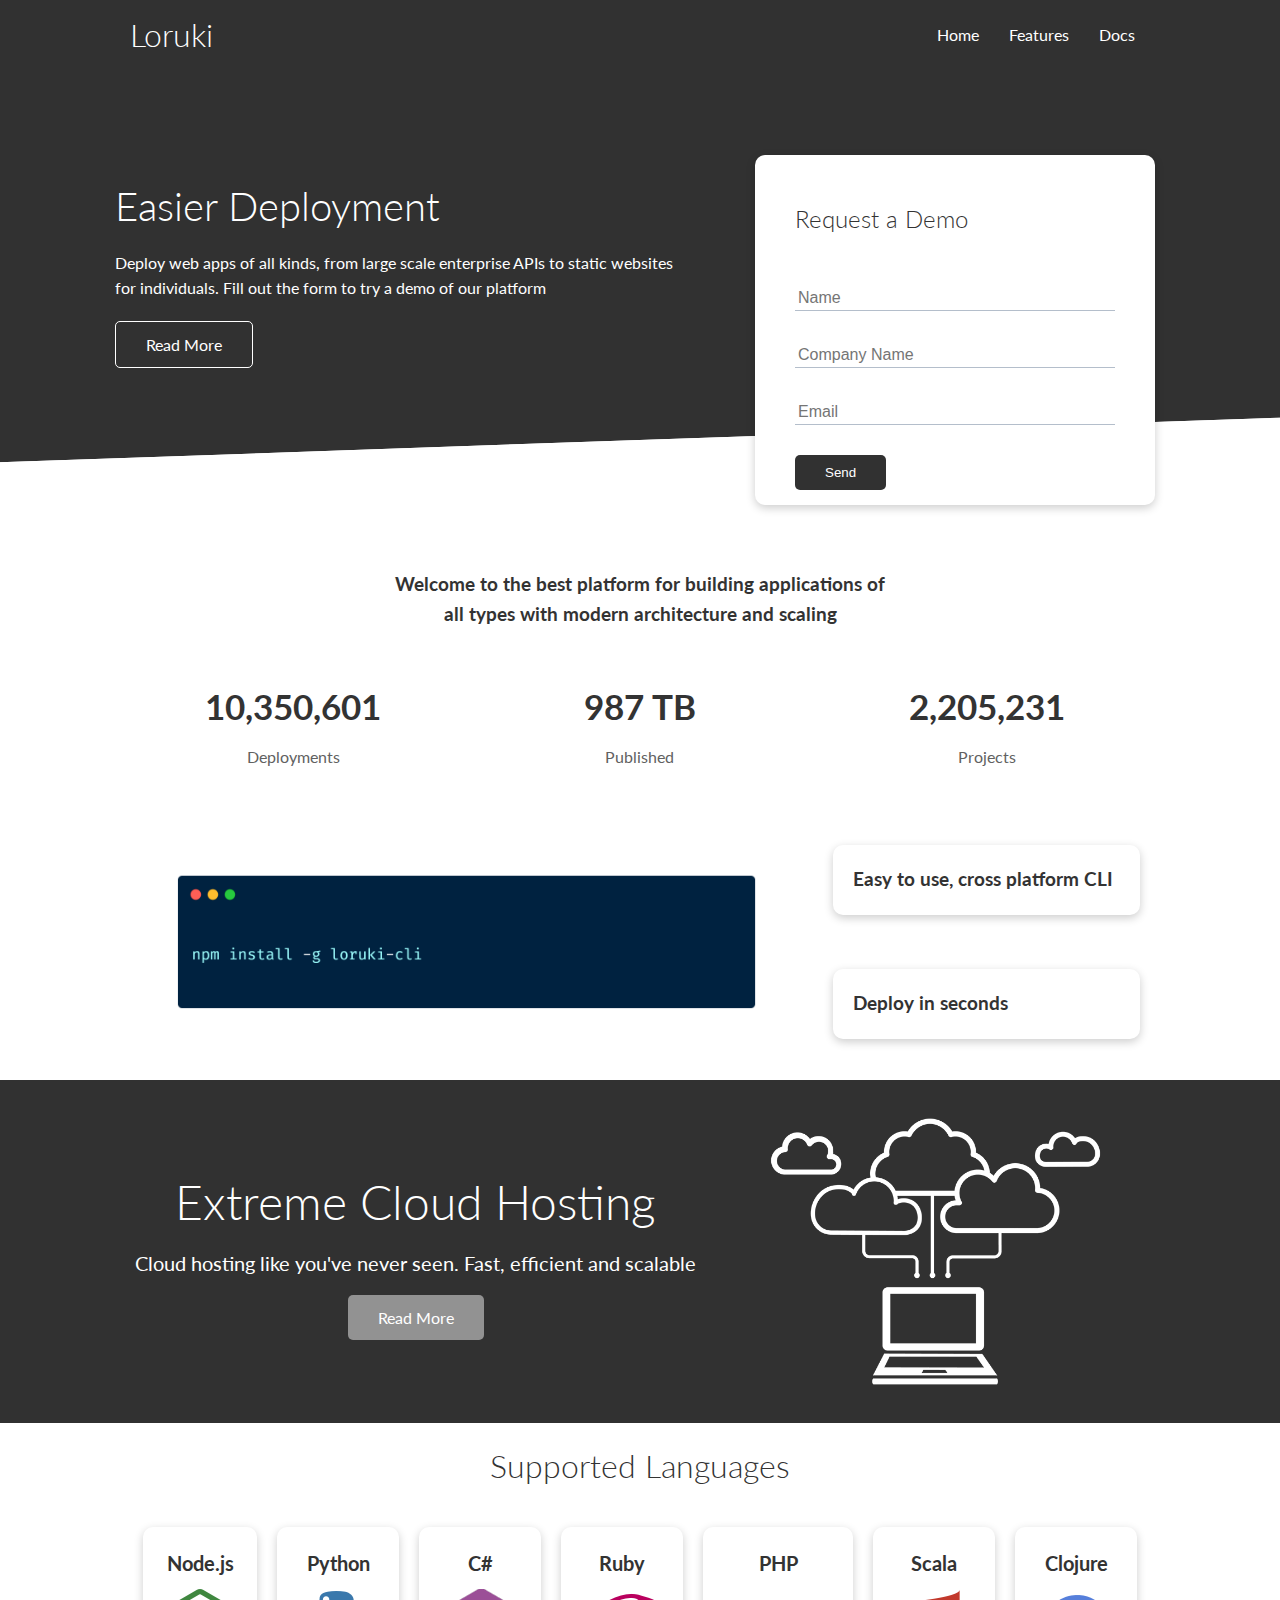
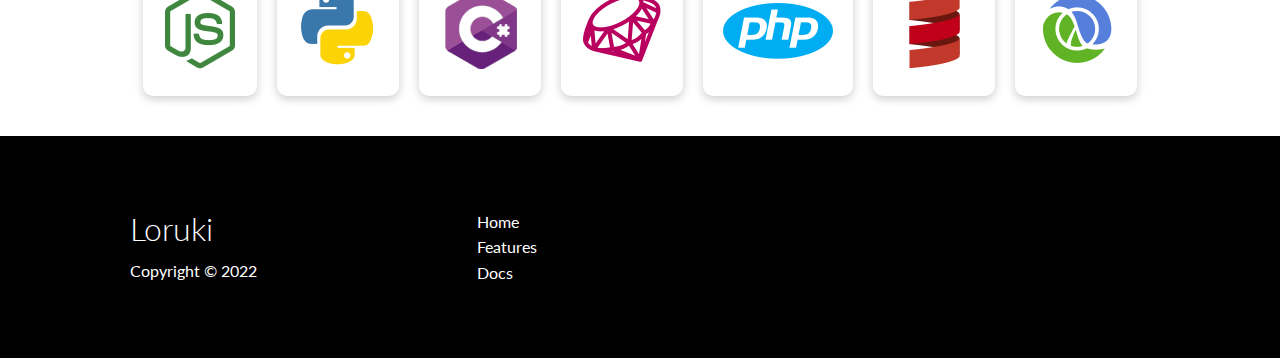
<file: index.html>
<!DOCTYPE html>
<html lang="en">
<head>
    <meta charset="UTF-8">
    <meta http-equiv="X-UA-Compatible" content="IE=edge">
    <meta name="viewport" content="width=device-width, initial-scale=1.0">
    <link rel="stylesheet" href="https://cdnjs.cloudflare.com/ajax/libs/font-awesome/6.1.1/css/all.min.css" integrity="sha512-KfkfwYDsLkIlwQp6LFnl8zNdLGxu9YAA1QvwINks4PhcElQSvqcyVLLD9aMhXd13uQjoXtEKNosOWaZqXgel0g==" crossorigin="anonymous" referrerpolicy="no-referrer" />
    <link rel="stylesheet" href="css/utilities.css">
    <link rel="stylesheet" href="css/style.css">
    
    <title>Loruki - Cloud Hosting For Everyone</title>
</head>
<body>
    <!-- Navbar -->
    <div class="navbar">
        <div class="container flex">
            <h1 class="logo">Loruki</h1>
            <nav>
                <ul>
                    <li><a href="index.html">Home</a></li>
                    <li><a href="features.html">Features</a></li>
                    <li><a href="docs.html">Docs</a></li>
                </ul>
            </nav>
        </div>
    </div>
    
    <!-- Showcase -->
    <section class="showcase">
        <div class="container grid">
            <div class="showcase-text">
                <h1>Easier Deployment</h1>
                <p>
                    Deploy web apps of all kinds, from large scale enterprise APIs to static websites for individuals. Fill out the form to try a demo of our platform
                </p>
                <a href="features.html" class="btn btn-outline">
                    Read More
                </a>
            </div>

            <div class="showcase-form card">
                <h2>Request a Demo</h2>
                <form name="contact" method="POST" netlify-honeypot="bot-field" data-netlify="true">
                    <input type="hidden" name="form-name" value="contact">

                    <p class="hidden">
                        <label>Don't fill this out if you're human: <input name="bot-field"/></label>
                    </p>

                    <div class="form-control">
                        <input type="text" name="name" placeholder="Name" required> 
                    </div>

                    <div class="form-control">
                        <input type="text" name="company" placeholder="Company Name" required>
                    </div>

                    <div class="form-control">
                        <input type="email" name="email" placeholder="Email" required>
                    </div>

                    <input type="submit" value="Send" class="btn btn-primary">
                </form>
            </div>

        </div>
    </section>

    <!-- Stats -->
    <section class="stats">
        <div class="container">
            <h3 class="stats-heading text-center my-1">
                Welcome to the best platform for building applications of all types with modern architecture and scaling
            </h3>

            <div class="grid grid-3 text-center my-4">
                <div>
                    <i class="fas fa-server fa-3x"></i>
                    <h3>10,350,601</h3>
                    <p class="text-secondary">Deployments</p>
                </div>

                <div>
                    <i class="fas fa-upload fa-3x"></i>
                    <h3>987 TB</h3>
                    <p class="text-secondary">Published</p>
                </div>

                <div>
                    <i class="fas fa-project-diagram fa-3x"></i>
                    <h3>2,205,231</h3>
                    <p class="text-secondary">Projects</p>
                </div>
            </div>
        </div>
    </section>
    
    <!-- Cli -->
    <section class="cli">
        <div class="container grid">
            <img src="images/cli.png" alt="">
            <div class="card">
                <h3>Easy to use, cross platform CLI</h3>
            </div>

            <div class="card">
                <h3>Deploy in seconds</h3>
            </div>
        </div>
    </section>

    <!-- Cloud -->
    <section class="cloud bg-primary my-2 py-2">
        <div class="container grid">
            <div class="text-center">
                <h2 class="lg">Extreme Cloud Hosting</h2>

                <p class="lead my-1">Cloud hosting like you've never seen. Fast, efficient and scalable</p>

                <a href="features.html" class="btn btn-dark">Read More</a>

            </div>

            <img src="/images/cloud.png" alt="">
        </div>
    </section>

    <!-- Languages -->
    <section class="languages">
        <h2 class="md text-center my-2">
            Supported Languages
        </h2>

        <div class="container flex">
            <div class="card">
                <h4>Node.js</h4>
                <img src="/images/logos/node.png" alt="">
            </div>

            <div class="card">
                <h4>Python</h4>
                <img src="images/logos/python.png" alt="">
              </div>
              <div class="card">
                <h4>C#</h4>
                <img src="images/logos/csharp.png" alt="">
              </div>
              <div class="card">
                <h4>Ruby</h4>
                <img src="images/logos/ruby.png" alt="">
              </div>
              <div class="card">
                <h4>PHP</h4>
                <img src="images/logos/php.png" alt="">
              </div>
              <div class="card">
                <h4>Scala</h4>
                <img src="images/logos/scala.png" alt="">
              </div>
              <div class="card">
                <h4>Clojure</h4>
                <img src="images/logos/clojure.png" alt="">
              </div>
        </div>
    </section>

    <!-- Footer -->
    <footer class="footer bg-black py-5">
        <div class="container grid grid-3">
            <div>
                <h1>Loruki

                </h1>
                <p>Copyright &copy; 2022</p>
            </div>

            <nav>
                <ul>
                    <li><a href="index.html">Home</a></li>
                    <li><a href="features.html">Features</a></li>
                    <li><a href="docs.html">Docs</a></li>
                </ul>
            </nav>

            <div class="social">
                <a href="#"><i class="fab fa-github fa-2x"></i></a>
                <a href="#"><i class="fab fa-facebook fa-2x"></i></a>
                <a href="#"><i class="fab fa-instagram fa-2x"></i></a>
                <a href="#"><i class="fab fa-twitter fa-2x"></i></a>
            </div>
        </div>
    </footer>

</body>
</html>
</file>
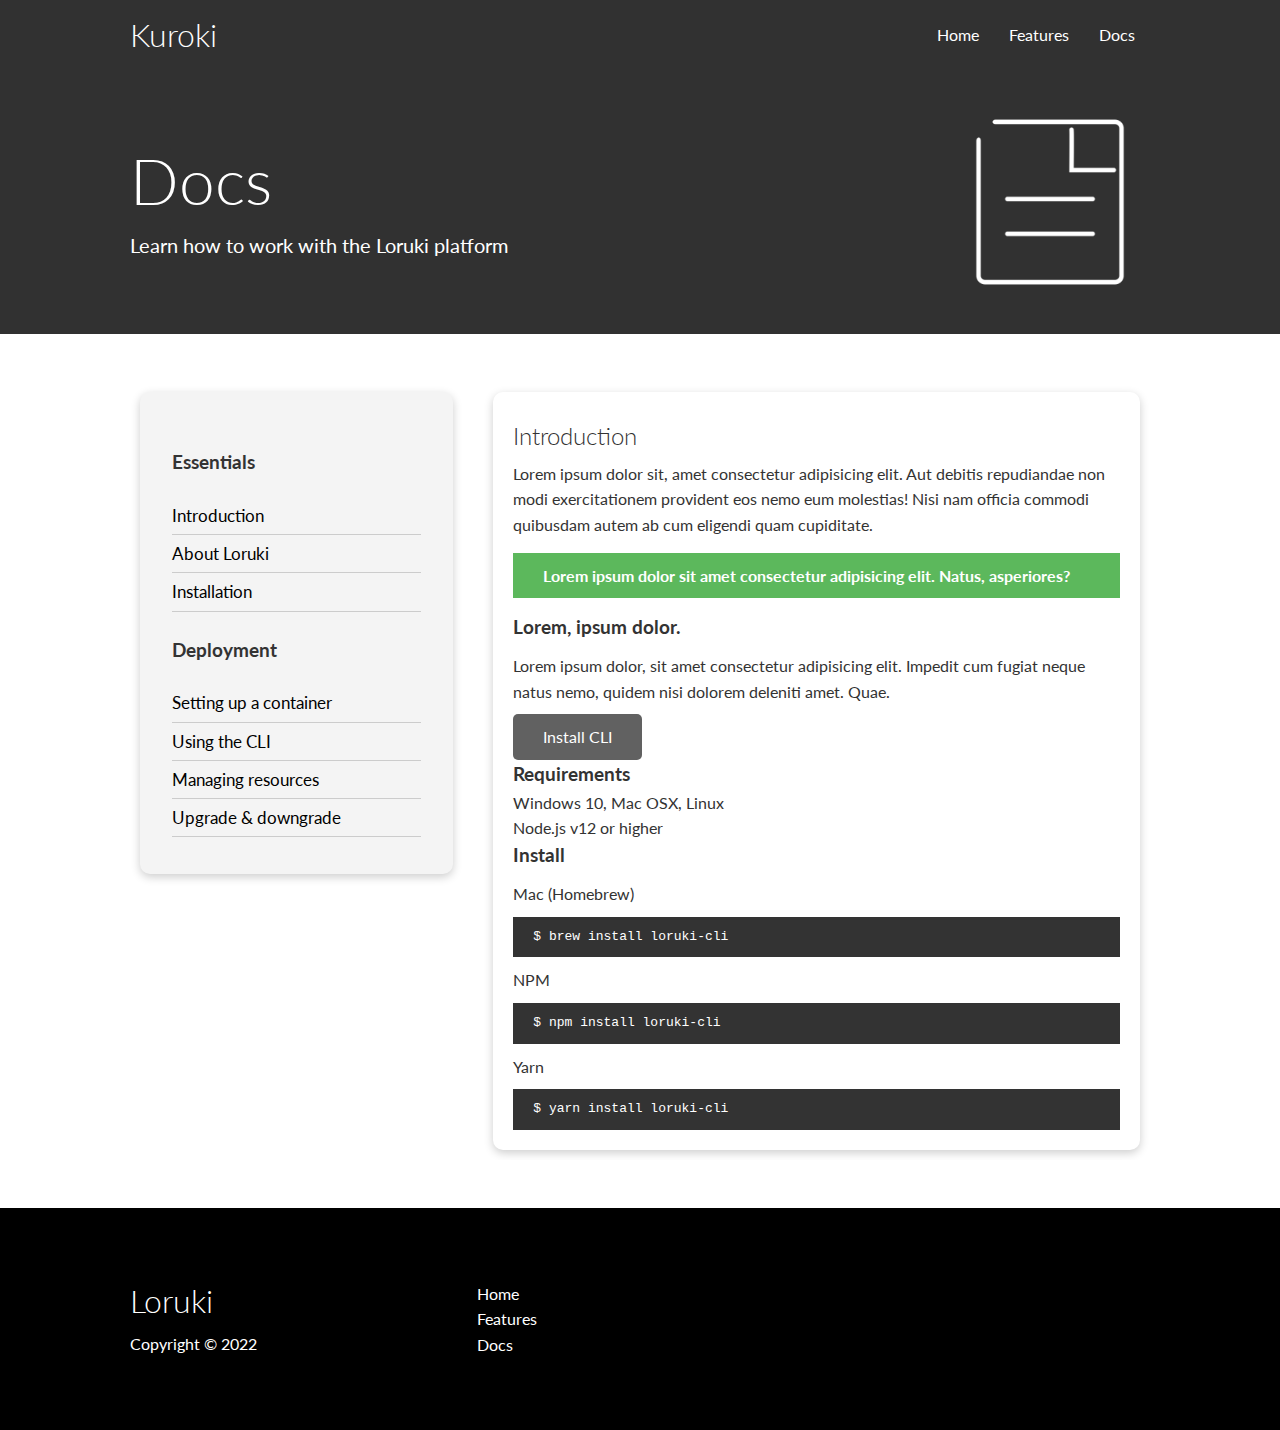
<file: docs.html>
<!DOCTYPE html>
<html lang="en">
<head>
    <meta charset="UTF-8">
    <meta http-equiv="X-UA-Compatible" content="IE=edge">
    <meta name="viewport" content="width=device-width, initial-scale=1.0">
    <link rel="stylesheet" href="https://cdnjs.cloudflare.com/ajax/libs/font-awesome/6.1.1/css/all.min.css" integrity="sha512-KfkfwYDsLkIlwQp6LFnl8zNdLGxu9YAA1QvwINks4PhcElQSvqcyVLLD9aMhXd13uQjoXtEKNosOWaZqXgel0g==" crossorigin="anonymous" referrerpolicy="no-referrer" />
    <link rel="stylesheet" href="css/utilities.css">
    <link rel="stylesheet" href="css/style.css">
    
    <title>Kuroki - Cloud Hosting For Everyone</title>
</head>
<body>
    <!-- Navbar -->
    <div class="navbar">
        <div class="container flex">
            <h1 class="logo">Kuroki</h1>
            <nav>
                <ul>
                    <li><a href="index.html">Home</a></li>
                    <li><a href="features.html">Features</a></li>
                    <li><a href="docs.html">Docs</a></li>
                </ul>
            </nav>
        </div>
    </div>
    
    <!-- Head -->
    <section class="docs-head bg-primary py-3">
        <div class="container grid">
            <div>
                <h1 class="xl">Docs</h1>
                <p class="lead">
                    Learn how to work with the Loruki platform
                </p>
            </div>

            <img src="/images/docs.png" alt="">
        </div>
    </section>

    <!-- Docs main -->
    <section class="docs-main my-4">
        <div class="container grid">
            <div class="card bg-grey p-3">
                <h3 class="my-2">Essentials</h3>

                <nav>
                    <ul>
                        <li><a class="text-primary" href="#">Introduction</a></li>
                        <li><a href="#">About Loruki</a></li>
                        <li><a href="#">Installation</a></li>
                    </ul>
                </nav>

                <h3 class="my-2">Deployment</h3>

                <nav>
                    <ul>
                        <li><a href="#">Setting up a container</a></li>
							<li><a href="#">Using the CLI</a></li>
							<li><a href="#">Managing resources</a></li>
							<li><a href="#">Upgrade & downgrade</a></li>
                    </ul>
                </nav>
            </div>

            <div class="card">
                <h2>Introduction</h2>
                <p>Lorem ipsum dolor sit, amet consectetur adipisicing elit. Aut debitis repudiandae non modi exercitationem provident eos nemo eum molestias! Nisi nam officia commodi quibusdam autem ab cum eligendi quam cupiditate.</p>

                <div class="alert alert-success">
                    <i class="fas fa-info"></i> Lorem ipsum dolor sit amet consectetur adipisicing elit. Natus, asperiores?
                </div>

                <h3>Lorem, ipsum dolor.</h3>
                <p>Lorem ipsum dolor, sit amet consectetur adipisicing elit. Impedit cum fugiat neque natus nemo, quidem nisi dolorem deleniti amet. Quae.</p>
                <a href="#" class="btn btn-secondary">Install CLI</a>

                <h3>Requirements</h3>

                <ul>
                    <li>Windows 10, Mac OSX, Linux</li>
                    <li>Node.js v12 or higher</li>
                </ul>

                <h3>Install</h3>
                <p>Mac (Homebrew)</p>

                <pre><code>$ brew install loruki-cli</code></pre>

                <p>NPM</p>

                <pre><code>$ npm install loruki-cli</code></pre>

                <p>Yarn</p>

                <pre><code>$ yarn install loruki-cli</code></pre>
            </div>
        </div>
    </section>
    

    <!-- Footer -->
    <footer class="footer bg-black py-5">
        <div class="container grid grid-3">
            <div>
                <h1>Loruki

                </h1>
                <p>Copyright &copy; 2022</p>
            </div>

            <nav>
                <ul>
                    <li><a href="index.html">Home</a></li>
                    <li><a href="features.html">Features</a></li>
                    <li><a href="docs.html">Docs</a></li>
                </ul>
            </nav>

            <div class="social">
                <a href="#"><i class="fab fa-github fa-2x"></i></a>
                <a href="#"><i class="fab fa-facebook fa-2x"></i></a>
                <a href="#"><i class="fab fa-instagram fa-2x"></i></a>
                <a href="#"><i class="fab fa-twitter fa-2x"></i></a>
            </div>
        </div>
    </footer>

</body>
</html>
</file>
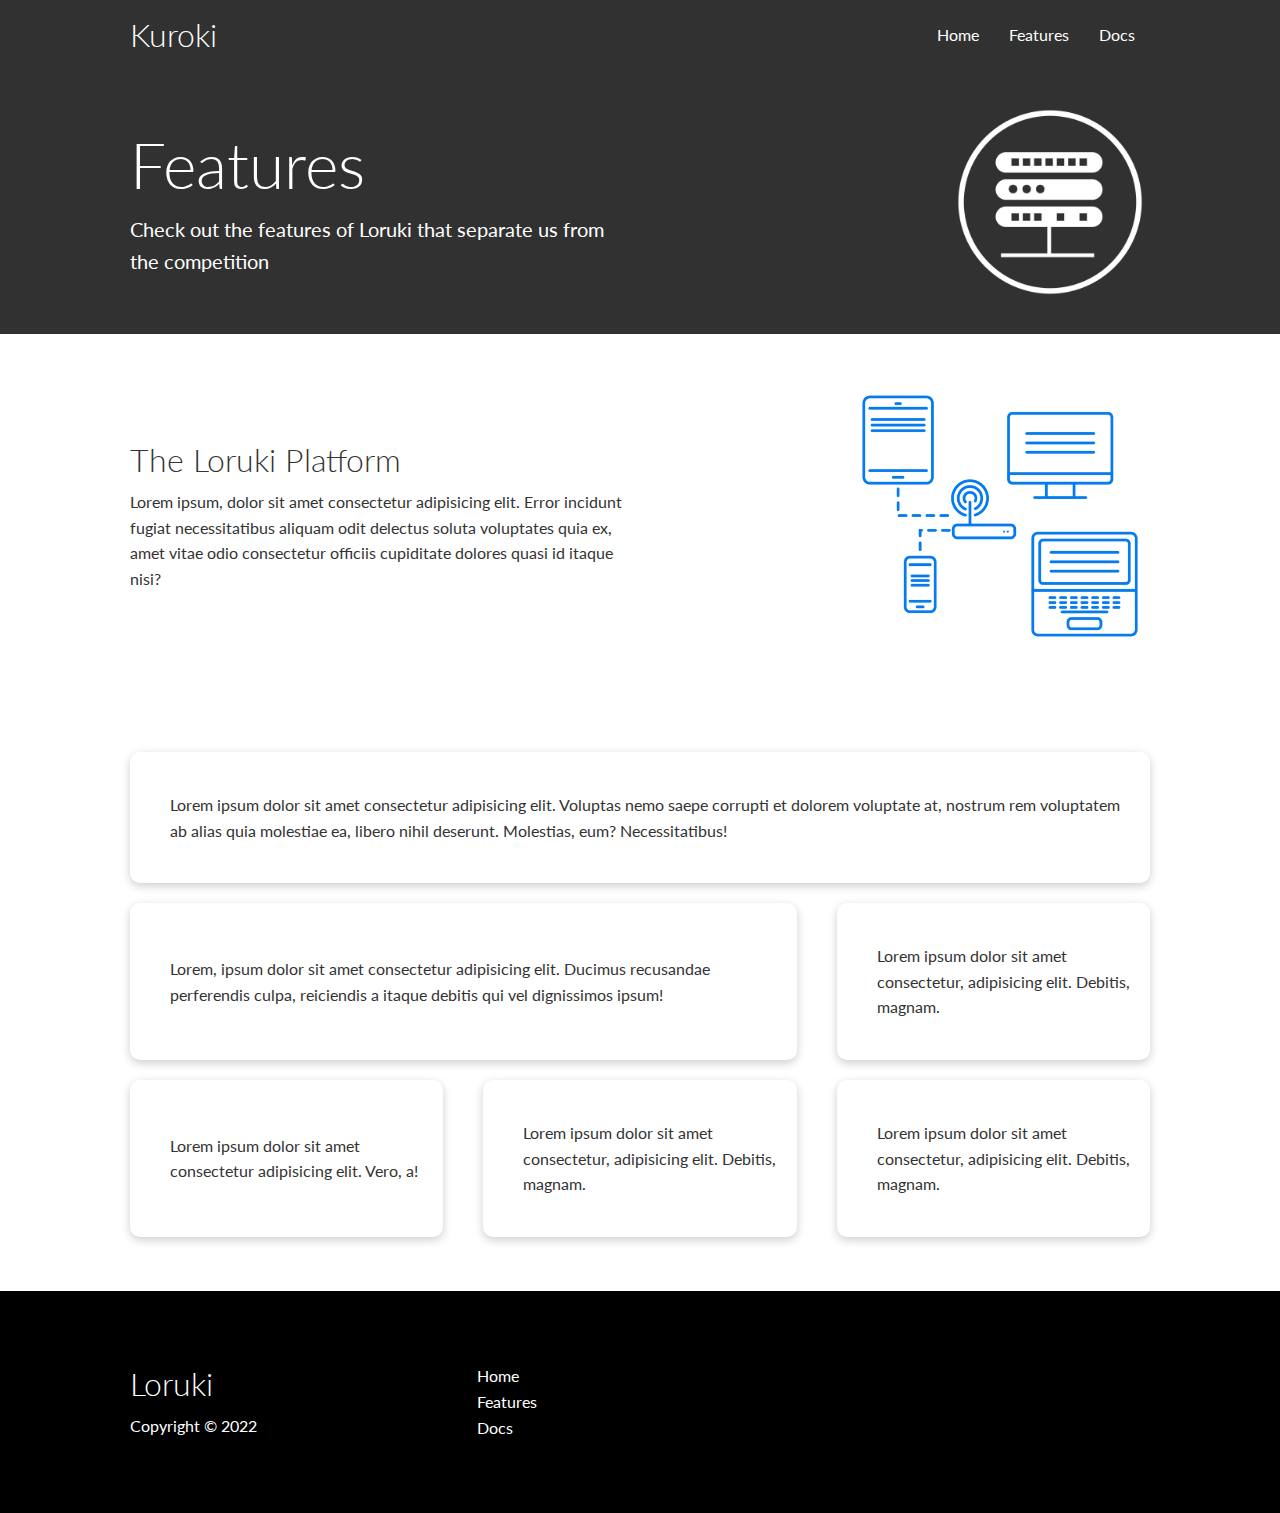
<file: features.html>
<!DOCTYPE html>
<html lang="en">
<head>
    <meta charset="UTF-8">
    <meta http-equiv="X-UA-Compatible" content="IE=edge">
    <meta name="viewport" content="width=device-width, initial-scale=1.0">
    <link rel="stylesheet" href="https://cdnjs.cloudflare.com/ajax/libs/font-awesome/6.1.1/css/all.min.css" integrity="sha512-KfkfwYDsLkIlwQp6LFnl8zNdLGxu9YAA1QvwINks4PhcElQSvqcyVLLD9aMhXd13uQjoXtEKNosOWaZqXgel0g==" crossorigin="anonymous" referrerpolicy="no-referrer" />
    <link rel="stylesheet" href="css/utilities.css">
    <link rel="stylesheet" href="css/style.css">
    
    <title>Kuroki - Cloud Hosting For Everyone</title>
</head>
<body>
    <!-- Navbar -->
    <div class="navbar">
        <div class="container flex">
            <h1 class="logo">Kuroki</h1>
            <nav>
                <ul>
                    <li><a href="index.html">Home</a></li>
                    <li><a href="features.html">Features</a></li>
                    <li><a href="docs.html">Docs</a></li>
                </ul>
            </nav>
        </div>
    </div>
    
    <!-- Head -->
    <section class="features-head bg-primary py-3">
        <div class="container grid">
            <div>
                <h1 class="xl">Features</h1>
                <p class="lead">
                    Check out the features of Loruki that separate us from the competition
                </p>
            </div>

            <img src="/images/server.png" alt="">
        </div>
    </section>

    <!-- Sub head -->
    <section class="features-sub-head bg-light py-3">
        <div class="container grid">
                <div>
                    <h1 class="md">The Loruki Platform</h1>
                    <p>
                        Lorem ipsum, dolor sit amet consectetur adipisicing elit. Error incidunt fugiat necessitatibus aliquam odit delectus soluta voluptates quia ex, amet vitae odio consectetur officiis cupiditate dolores quasi id itaque nisi?
                    </p>
                </div>
    
                <img src="/images/server2.png" alt="">
        </div>
    </section>


    <!-- Features main -->
    <section class="features-main my-2">
        <div class="container grid grid-3">
            <div class="card flex">
                <i class="fas fa-server fa-3x"></i>
                <p>Lorem ipsum dolor sit amet consectetur adipisicing elit. Voluptas nemo saepe corrupti et dolorem voluptate at, nostrum rem voluptatem ab alias quia molestiae ea, libero nihil deserunt. Molestias, eum? Necessitatibus!</p>
            </div>
            <div class="card flex">
                <i class="fas fa-network-wired fa-3x"></i>
                <p>
                    Lorem, ipsum dolor sit amet consectetur adipisicing elit. Ducimus
                    recusandae perferendis culpa, reiciendis a itaque debitis qui vel
                    dignissimos ipsum!
                </p>
            </div>
            <div class="card flex">
                <i class="fas fa-laptop-code fa-3x"></i>
                <p>
                    Lorem ipsum dolor sit amet consectetur, adipisicing elit. Debitis,
                    magnam.
                </p>
            </div>
            <div class="card flex">
                <i class="fas fa-database fa-3x"></i>
                <p>
                    Lorem ipsum dolor sit amet consectetur adipisicing elit. Vero, a!
                </p>
            </div>
            <div class="card flex">
                <i class="fas fa-power-off fa-3x"></i>
                <p>
                    Lorem ipsum dolor sit amet consectetur, adipisicing elit. Debitis,
                    magnam.
                </p>
            </div>
            <div class="card flex">
                <i class="fas fa-upload fa-3x"></i>
                <p>
                    Lorem ipsum dolor sit amet consectetur, adipisicing elit. Debitis,
                    magnam.
                </p>
            </div>
        </div>
    </section>


    <!-- Footer -->
    <footer class="footer bg-black py-5">
        <div class="container grid grid-3">
            <div>
                <h1>Loruki

                </h1>
                <p>Copyright &copy; 2022</p>
            </div>

            <nav>
                <ul>
                    <li><a href="index.html">Home</a></li>
                    <li><a href="features.html">Features</a></li>
                    <li><a href="docs.html">Docs</a></li>
                </ul>
            </nav>

            <div class="social">
                <a href="#"><i class="fab fa-github fa-2x"></i></a>
                <a href="#"><i class="fab fa-facebook fa-2x"></i></a>
                <a href="#"><i class="fab fa-instagram fa-2x"></i></a>
                <a href="#"><i class="fab fa-twitter fa-2x"></i></a>
            </div>
        </div>
    </footer>

</body>
</html>
</file>
<file: css/utilities.css>
/* Utilities */
.container {
    max-width: 1100px;
    margin: 0 auto;
    overflow: auto;
    padding: 0 40px;
}

.card {
    background-color: white;
    color: #333;
    border-radius: 10px;
    box-shadow: 0 3px 10px rgba(0, 0, 0, 0.2);
    padding: 20px;
    margin: 10px;
    
}

.btn {
    display: inline-block;
    padding: 10px 30px;
    cursor: pointer;
    background: var(--primary-color);
    color: white;
    border: none;
    border-radius: 5px;
}



.btn-outline {
    background-color: transparent;
    border: 1px white solid;
    border-radius: ;
}

.btn:hover {
    transform: scale(0.98);
}

/* BG primary */
.bg-primary, .btn-primary {
    background-color: var(--primary-color);
    color: white;
}

/* BG secondary */
.bg-secondary, .btn-secondary {
    background-color: var(--secondary-color);
    color: white;
}

.bg-dark, .btn-dark {
    background-color: var(--dark-color);
    color: white;
}

.bg-light, .btn-light {
    background-color: var(--light-color);
    color: #333;
}

.bg-black, .btn-black {
    background-color: var(--black-color);
    color: white;
}

.bg-primary a, .btn-primary a, .bg-secondary a, .btn-secondary a, .bg-dark a, .btn-dark a, .bg-light a, .btn-light a, .bg-black a, .btn-black a {
    color: white;
}

/* text fcolor */
.text-primary {
    color: var(--primary-color);
   
}

/* BG secondary */
.text-secondary {
    color: var(--secondary-color);
    
}

.text-dark {
    color: var(--dark-color);
    
}

.text-light {
    color: var(--light-color);
    
}
/* Text sizes */
.lead {
    font-size: 20px;
}

.sm {
    font-size: 1rem;
}

.md {
    font-size: 2rem;
}

.lg {
    font-size: 3rem;
}

.xl {
    font-size: 4rem;
}

.text-center {
    text-align: center;
}

/* Alert */
.alert {
    background-color: var(--light-color);
    padding: 10px 20px;
    font-weight: bold;
    margin: 15px 0;
}

.alert i {
    margin-right: 10px;
}

.alert-success {
    background-color: var(--success-color);
    color: white;
}

.alert-error {
    background-color: var(--error-color);
    color: white;
}


.flex {
    display: flex;
    justify-content: center;
    align-items: center;
    height: 100%;
}

.grid {
    display: grid;
    grid-template-columns: repeat(2, 1fr);
    gap: 20px;
    justify-content: center;
    align-items: center;
    height: 100%;
}

.grid-3 {
    grid-template-columns: repeat(3, 1fr);
}

/* Margin Y */

.my-1 {
    margin: 1rem 0;
}

.my-2 {
    margin: 1.5rem 0;
}

.my-3 {
    margin: 2rem 0;
}

.my-4 {
    margin: 3rem 0;
}

.my-5 {
    margin: 4rem 0;
}

/* Margin All around */

.m-1 {
    margin: 1rem;
}

.m-2 {
    margin: 1.5rem;
}

.m-3 {
    margin: 2rem;
}

.m-4 {
    margin: 3rem;
}

.m-5 {
    margin: 4rem;
}

/* padding Y */

.py-1 {
    padding: 1rem 0;
}

.py-2 {
    padding: 1.5rem 0;
}

.py-3 {
    padding: 2rem 0;
}

.py-4 {
    padding: 3rem 0;
}

.py-5 {
    padding: 4rem 0;
}

/* Padding All around */

.p-1 {
    padding: 1rem;
}

.p-2 {
    padding: 1.5rem;
}

.p-3 {
    padding: 2rem;
}

.p-4 {
    padding: 3rem;
}

.p-5 {
    padding: 4rem;
}
</file>
<file: css/style.css>
@import url('https://fonts.googleapis.com/css2?family=Lato:wght@300&display=swap');

:root {
    --primary-color: #313131;
    --secondary-color: #616161;
    --dark-color: #929292;
    --light-color: white;
    --black-color: black;
    --success-color: #5cb85c;
    --error-color: #d9534f;
}

.bg-grey {
    background-color: #f4f4f4;
}

* {
    box-sizing: border-box;
    padding: 0;
    margin: 0;
}

body {
    font-family: 'Lato', sans-serif;
    color: #333;
    line-height: 1.6;
}

ul {
    list-style-type: none;
}

a {
    text-decoration: none;
    color: #333;
}

h1,
h2 {
    font-weight: 300;
    line-height: 1.2;
    margin: 10px 0;
}

p {
    margin: 10px 0;
}

img {
    width: 100%;
}

code, pre {
    background: #333;
    color: white;
    padding: 10px;
}

.hidden {
    visibility: hidden;
    height: 0;
}

/* Navbar */

.navbar {
    background-color: var(--primary-color);
    color: white;
    height: 70px;
}

.navbar ul {
    display: flex;
}

.navbar a {
    color: white;
    padding: 10px;
    margin: 0 5px;
}

.navbar a:hover {
    border-bottom: 1px white solid;
}

.navbar .flex {
    justify-content: space-between;
}

/* Showcase */
.showcase {
    height: 400px;
    background-color: var(--primary-color);
    color: white;
    position: relative;
}

.showcase h1 {
    font-size: 40px;
}

.showcase p {
    margin: 20px 0;
}

.showcase .grid {
    grid-template-columns: 55% 45%;
    overflow-x: hidden;
    gap: 30px;
    overflow: visible;
}

.showcase-text {
    animation: slideInFromLeft 1s ease-in;
}

.showcase-form {
    position: relative;
    top: 60px;
    height: 350px;
    width: 400px;
    padding: 40px;
    z-index: 100;
    justify-self: flex-end;
    animation: slideInFromRight 1s ease-in;
}

.showcase-form .form-control {
    margin: 30px 0;
}

.showcase-form input[type='text'],
.showcase-form input[type='email'] {
    border: 0;
    border-bottom: 1px solid #b4becb;
    width: 100%;
    padding: 3px;
    font-size: 16px;
}

.showcase-form input:focus {
    outline: none;
}

.showcase::before, .showcase::after {
    content: '';
    position: absolute;
    height: 100px;
    background-color: white;
    bottom: -70px;
    right: 0;
    left: 0;
    transform: skewY(-2deg);
    -webkit-transform: skewY(-2deg);
    -moz-transform: skewY(-2deg);
    -ms-transform: skewY(-2deg);
}

/* Stats */
.stats {
    padding-top: 100px;
    animation: slideInFromBottom 1s ease-in;
}

.stats-heading {
    max-width: 500px;
    margin: auto;
}

.stats .grid h3 {
    font-size: 35px;
}

.stats .gird p {
    font-size: 20px;
    font-weight: bold;
}

/* CLi */

.cli .grid {
    grid-template-columns: repeat(3, 1fr);
    grid-template-rows: repeat(2, 1fr);

}

.cli .grid > *:first-child {
    grid-column: 1 / 3;
    grid-row: 1 / 3;
}

/* cloud */


.cloud .grid {
    grid-template-columns: 4fr 3fr;
}

/* card */

.languages .flex {
    flex-wrap: wrap;
}

.languages .card {
    text-align: center;
    margin: 18px 10px 40px;
    transition: transform 0.2s ease-in;
}

.languages .card h4 {
    font-size: 20px;
    margin-bottom: 10px;
}

.languages .card:hover {
    transform: translateY(-15px);
}

/* Features */
.features-head img, .docs-head img {
    width: 200px;
    justify-self: flex-end;
}

.features-sub-head img {
    width: 300px;
    justify-self: flex-end;
}

.features-main .card > i{
    margin-right: 20px;
}

.features-main .grid {
    padding: 30px;
}

.features-main .card:nth-of-type(1) {
    grid-column: 1/4;
}

.features-main .card:nth-of-type(2) {
    grid-column: 1/3;
}

/* Docs */
.docs-main a {
    color: black;
}

.doc-main h3 {
    margin: 20px 0;
}

.docs-main .grid {
    grid-template-columns: 1fr 2fr;
    align-items: flex-start;
}

.docs-main nav li {
    font-size: 17px;
    padding-bottom: 5px;
    margin-bottom: 5px;
    border-bottom: 1px #ccc solid;
}

.docs-main a:hover {
    font-weight: bold;
}

.docs-main .btn {
    color: white;
}

/* Footer */

.footer .social a {
    margin: 0 10px;
}

/* animations */
@keyframes slideInFromLeft {
    0% {
        transform: translateX(-100%);
    }

    100% {
        transform: translateX(0);
    }
}

@keyframes slideInFromRight {
    0% {
        transform: translateX(100%);
    }

    100% {
        transform: translateX(0);
    }
}

@keyframes slideInFromTop {
    0% {
        transform: translateY(-100%);
    }

    100% {
        transform: translateX(0);
    }
}

@keyframes slideInFromBottom {
    0% {
        transform: translateY(100%);
    }

    100% {
        transform: translateX(0);
    }
}

/* Tablets and under */
@media(max-width: 768px) {
    .grid, .showcase .grid, .stats .grid, .cli .grid, .cloud .grid, .features-main .grid, .docs-main .grid {
        grid-template-columns: 1fr;
        grid-template-rows: 1fr;
    }

    .showcase {
        height: auto;
    }

    .showcase-text {
        text-align: center;
        margin-top: 40px;
        animation: slideInFromTop 1s ease-in;
    }

    .showcase-form {
        justify-self: center;
        margin: auto;
        animation: slideInFromBottom 1s ease-in;
    }

    .cli .grid > *:first-child {
        grid-column: 1;
        grid-row: 1;
    }

    .features-head, .features-sub-head, .docs-head {
        text-align: center;
        
    }

    .features-head img, .features-sub-head img, .docs-head img {
        justify-self: center;
        
    }

    .features-main .grid > *:first-child, .features-main .grid > *:nth-child(2) {
        grid-column: 1;
    }

   
}


/* Mobile */

@media(max-width: 500px) {
    .navbar {
        height: 110px;
    }

    .navbar .flex{
        flex-direction: column;
    }

    .navbar ul {
        padding: 10px;
        background-color: rgba(0,0,0,0.1);
    }
}
</file>
